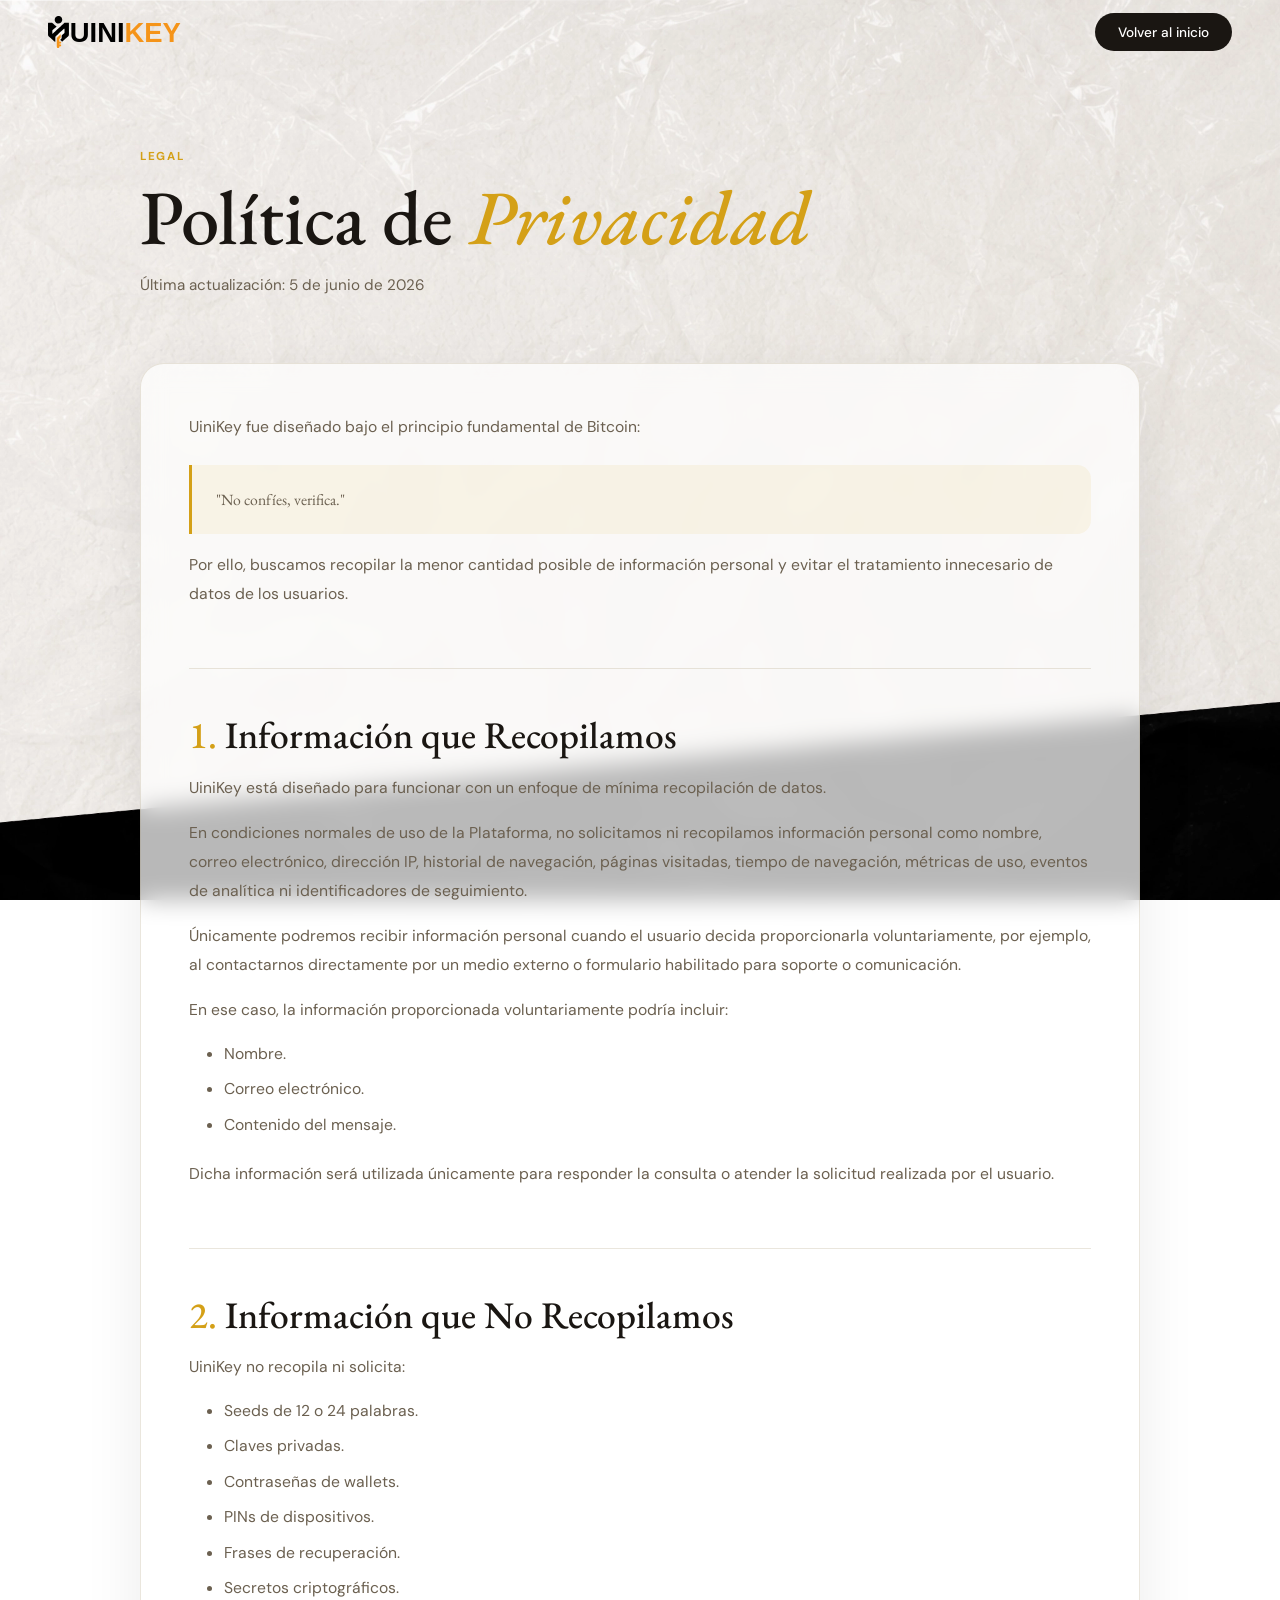
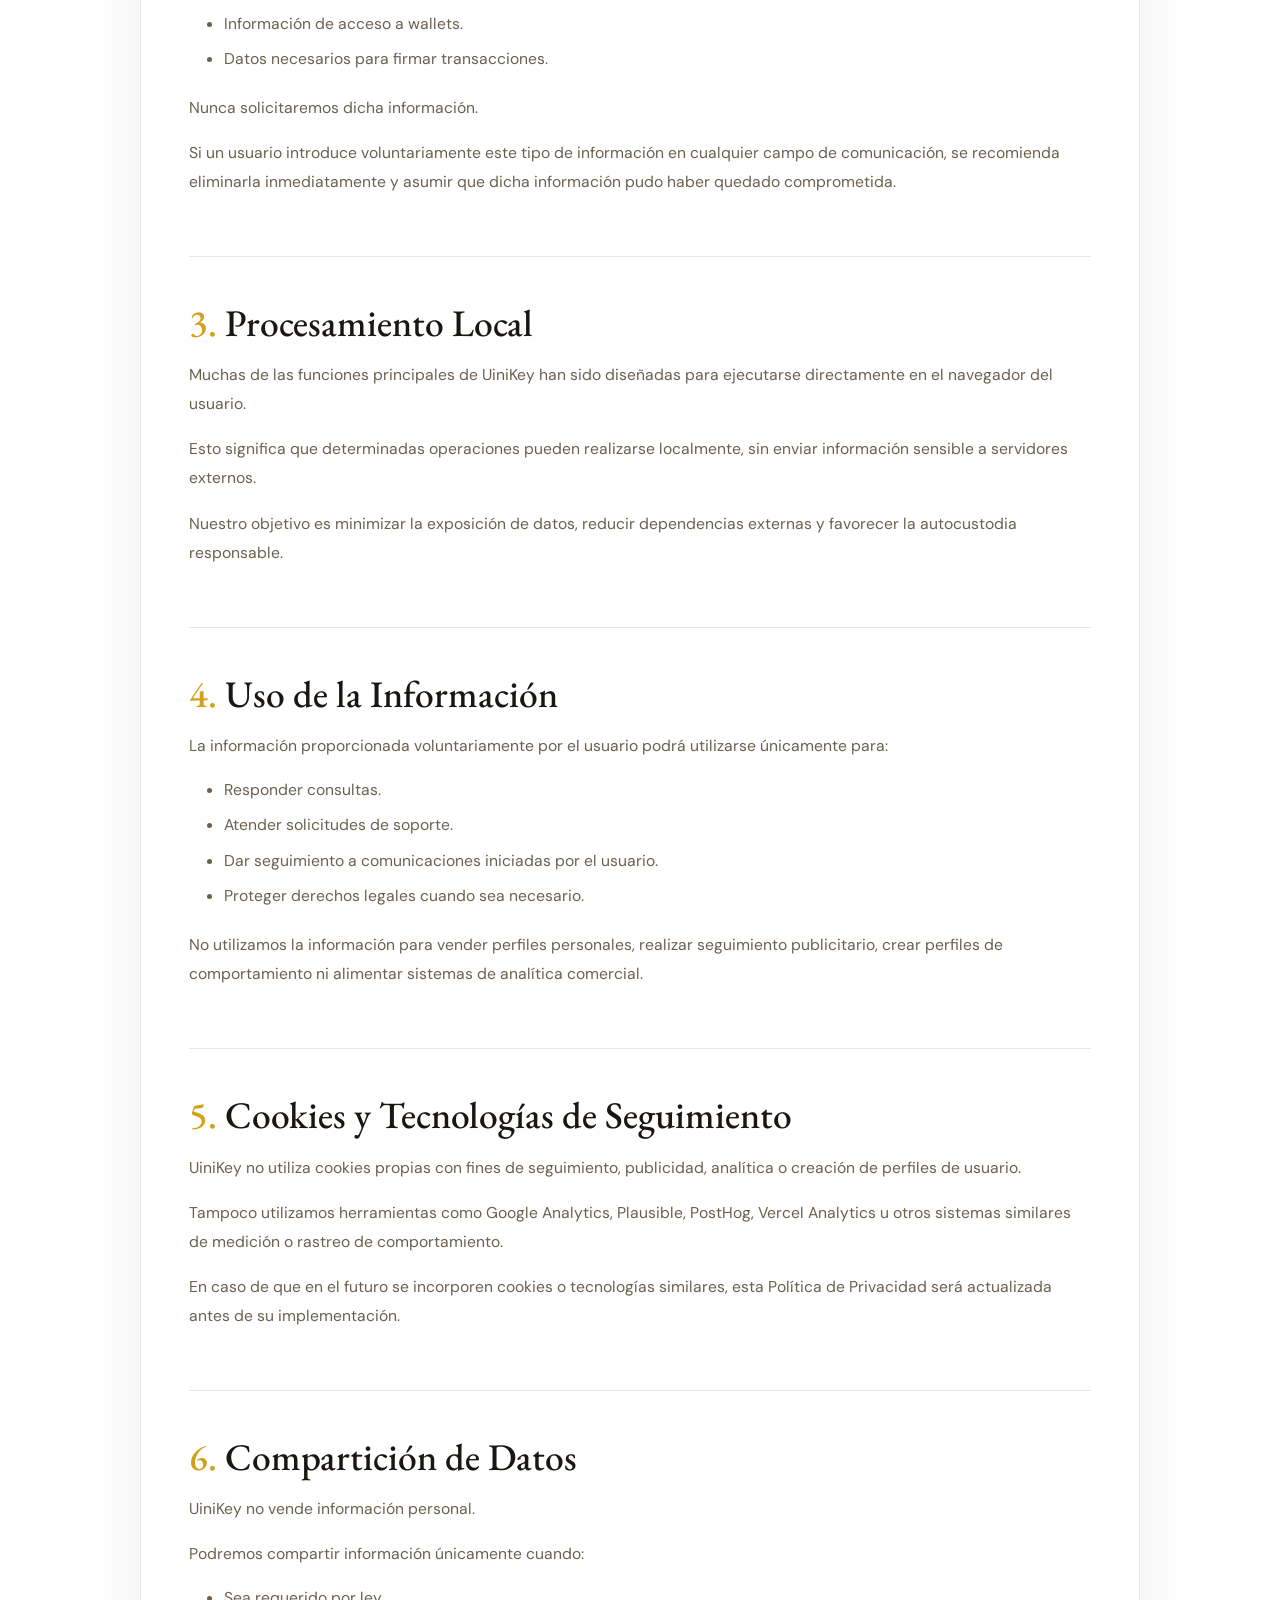
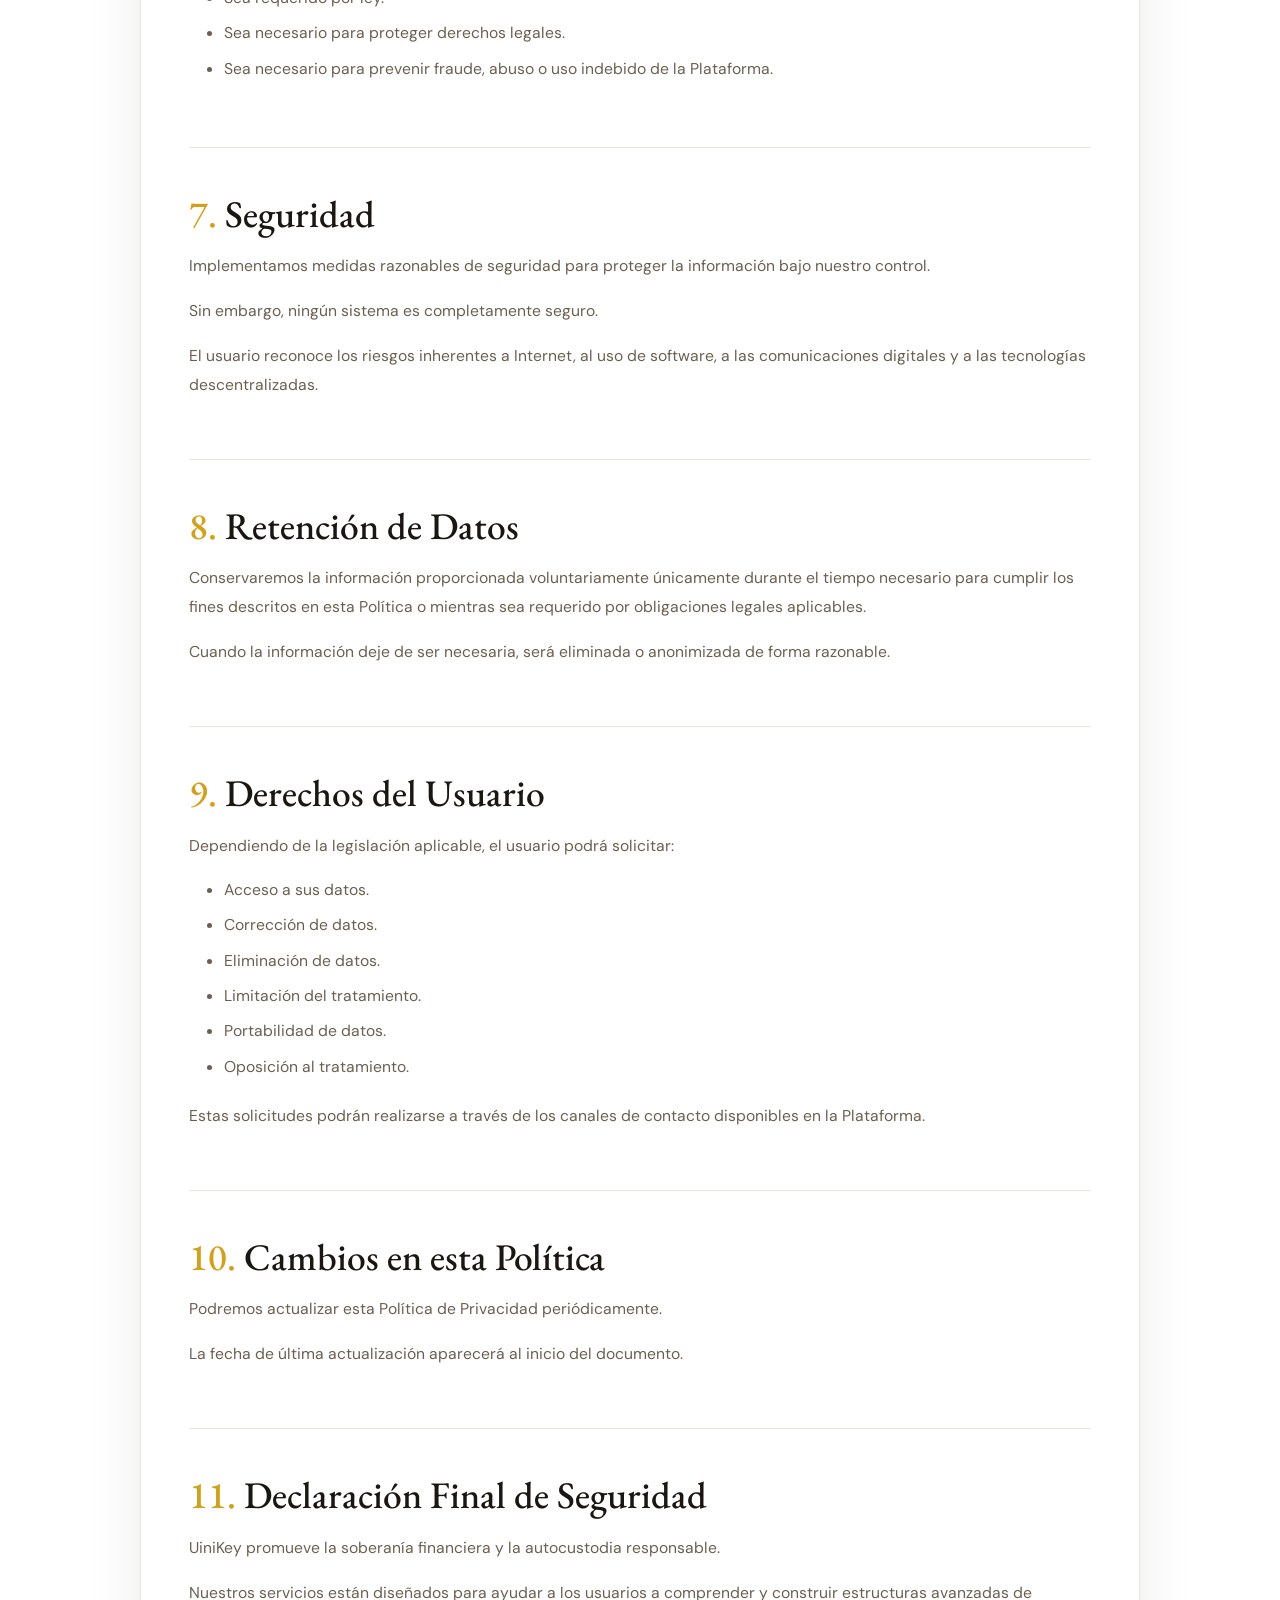
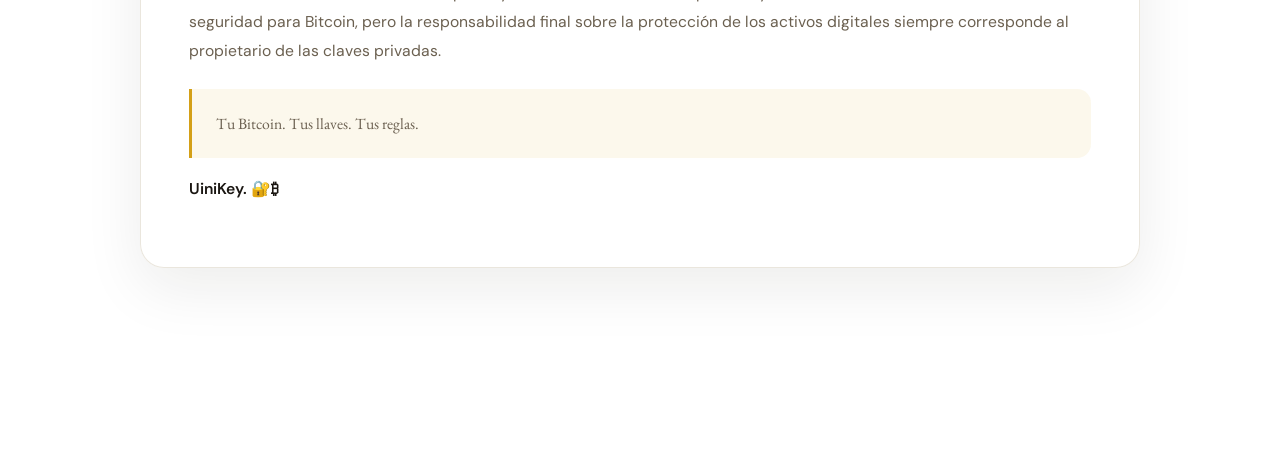
<file: privacidad.html>
<!DOCTYPE html>
<html lang="es">
<head>
  <meta charset="UTF-8" />
  <meta name="viewport" content="width=device-width, initial-scale=1.0" />
  <title>Política de Privacidad | UiniKey</title>

  <link rel="preconnect" href="https://fonts.googleapis.com" />
  <link rel="preconnect" href="https://fonts.gstatic.com" crossorigin />
  <link href="https://fonts.googleapis.com/css2?family=EB+Garamond:wght@400;500;600&family=DM+Sans:wght@300;400;500&display=swap" rel="stylesheet" />
  <link rel="icon" href="assets/isotopowhite.svg">
  <link rel="stylesheet" href="css/legal.css" />
</head>

<body>

  <nav class="legal-nav">
    <a href="/">
      <img src="assets/logodark.svg" alt="UiniKey" class="legal-logo" />
    </a>

    <a href="/" class="back-link">Volver al inicio</a>
  </nav>

  <main class="legal-page">
    <div class="legal-container">

      <header class="legal-hero">
        <span class="legal-label">LEGAL</span>
        <h1 class="legal-title">Política de <em>Privacidad</em></h1>
        <p class="legal-update">Última actualización: 5 de junio de 2026</p>
      </header>

      <div class="legal-card">

        <section class="legal-section">
          <p>UiniKey fue diseñado bajo el principio fundamental de Bitcoin:</p>

          <p class="legal-quote">"No confíes, verifica."</p>

          <p>Por ello, buscamos recopilar la menor cantidad posible de información personal y evitar el tratamiento innecesario de datos de los usuarios.</p>
        </section>

        <section class="legal-section">
          <h2><span>1.</span> Información que Recopilamos</h2>

          <p>UiniKey está diseñado para funcionar con un enfoque de mínima recopilación de datos.</p>

          <p>En condiciones normales de uso de la Plataforma, no solicitamos ni recopilamos información personal como nombre, correo electrónico, dirección IP, historial de navegación, páginas visitadas, tiempo de navegación, métricas de uso, eventos de analítica ni identificadores de seguimiento.</p>

          <p>Únicamente podremos recibir información personal cuando el usuario decida proporcionarla voluntariamente, por ejemplo, al contactarnos directamente por un medio externo o formulario habilitado para soporte o comunicación.</p>

          <p>En ese caso, la información proporcionada voluntariamente podría incluir:</p>

          <ul>
            <li>Nombre.</li>
            <li>Correo electrónico.</li>
            <li>Contenido del mensaje.</li>
          </ul>

          <p>Dicha información será utilizada únicamente para responder la consulta o atender la solicitud realizada por el usuario.</p>
        </section>

        <section class="legal-section">
          <h2><span>2.</span> Información que No Recopilamos</h2>

          <p>UiniKey no recopila ni solicita:</p>

          <ul>
            <li>Seeds de 12 o 24 palabras.</li>
            <li>Claves privadas.</li>
            <li>Contraseñas de wallets.</li>
            <li>PINs de dispositivos.</li>
            <li>Frases de recuperación.</li>
            <li>Secretos criptográficos.</li>
            <li>Información de acceso a wallets.</li>
            <li>Datos necesarios para firmar transacciones.</li>
          </ul>

          <p>Nunca solicitaremos dicha información.</p>

          <p>Si un usuario introduce voluntariamente este tipo de información en cualquier campo de comunicación, se recomienda eliminarla inmediatamente y asumir que dicha información pudo haber quedado comprometida.</p>
        </section>

        <section class="legal-section">
          <h2><span>3.</span> Procesamiento Local</h2>

          <p>Muchas de las funciones principales de UiniKey han sido diseñadas para ejecutarse directamente en el navegador del usuario.</p>

          <p>Esto significa que determinadas operaciones pueden realizarse localmente, sin enviar información sensible a servidores externos.</p>

          <p>Nuestro objetivo es minimizar la exposición de datos, reducir dependencias externas y favorecer la autocustodia responsable.</p>
        </section>

        <section class="legal-section">
          <h2><span>4.</span> Uso de la Información</h2>

          <p>La información proporcionada voluntariamente por el usuario podrá utilizarse únicamente para:</p>

          <ul>
            <li>Responder consultas.</li>
            <li>Atender solicitudes de soporte.</li>
            <li>Dar seguimiento a comunicaciones iniciadas por el usuario.</li>
            <li>Proteger derechos legales cuando sea necesario.</li>
          </ul>

          <p>No utilizamos la información para vender perfiles personales, realizar seguimiento publicitario, crear perfiles de comportamiento ni alimentar sistemas de analítica comercial.</p>
        </section>

        <section class="legal-section">
          <h2><span>5.</span> Cookies y Tecnologías de Seguimiento</h2>

          <p>UiniKey no utiliza cookies propias con fines de seguimiento, publicidad, analítica o creación de perfiles de usuario.</p>

          <p>Tampoco utilizamos herramientas como Google Analytics, Plausible, PostHog, Vercel Analytics u otros sistemas similares de medición o rastreo de comportamiento.</p>

          <p>En caso de que en el futuro se incorporen cookies o tecnologías similares, esta Política de Privacidad será actualizada antes de su implementación.</p>
        </section>

        <section class="legal-section">
          <h2><span>6.</span> Compartición de Datos</h2>

          <p>UiniKey no vende información personal.</p>

          <p>Podremos compartir información únicamente cuando:</p>

          <ul>
            <li>Sea requerido por ley.</li>
            <li>Sea necesario para proteger derechos legales.</li>
            <li>Sea necesario para prevenir fraude, abuso o uso indebido de la Plataforma.</li>
          </ul>
        </section>

        <section class="legal-section">
          <h2><span>7.</span> Seguridad</h2>

          <p>Implementamos medidas razonables de seguridad para proteger la información bajo nuestro control.</p>

          <p>Sin embargo, ningún sistema es completamente seguro.</p>

          <p>El usuario reconoce los riesgos inherentes a Internet, al uso de software, a las comunicaciones digitales y a las tecnologías descentralizadas.</p>
        </section>

        <section class="legal-section">
          <h2><span>8.</span> Retención de Datos</h2>

          <p>Conservaremos la información proporcionada voluntariamente únicamente durante el tiempo necesario para cumplir los fines descritos en esta Política o mientras sea requerido por obligaciones legales aplicables.</p>

          <p>Cuando la información deje de ser necesaria, será eliminada o anonimizada de forma razonable.</p>
        </section>

        <section class="legal-section">
          <h2><span>9.</span> Derechos del Usuario</h2>

          <p>Dependiendo de la legislación aplicable, el usuario podrá solicitar:</p>

          <ul>
            <li>Acceso a sus datos.</li>
            <li>Corrección de datos.</li>
            <li>Eliminación de datos.</li>
            <li>Limitación del tratamiento.</li>
            <li>Portabilidad de datos.</li>
            <li>Oposición al tratamiento.</li>
          </ul>

          <p>Estas solicitudes podrán realizarse a través de los canales de contacto disponibles en la Plataforma.</p>
        </section>

        <section class="legal-section">
          <h2><span>10.</span> Cambios en esta Política</h2>

          <p>Podremos actualizar esta Política de Privacidad periódicamente.</p>

          <p>La fecha de última actualización aparecerá al inicio del documento.</p>
        </section>

        <section class="legal-section">
          <h2><span>11.</span> Declaración Final de Seguridad</h2>

          <p>UiniKey promueve la soberanía financiera y la autocustodia responsable.</p>

          <p>Nuestros servicios están diseñados para ayudar a los usuarios a comprender y construir estructuras avanzadas de seguridad para Bitcoin, pero la responsabilidad final sobre la protección de los activos digitales siempre corresponde al propietario de las claves privadas.</p>

          <p class="legal-quote">Tu Bitcoin. Tus llaves. Tus reglas.</p>

          <p><strong>UiniKey. 🔐₿</strong></p>
        </section>

      </div>
    </div>
  </main>

  <footer class="legal-footer">
    © 2026 UiniKey. Todos los derechos reservados.
  </footer>

</body>
</html>
</file>
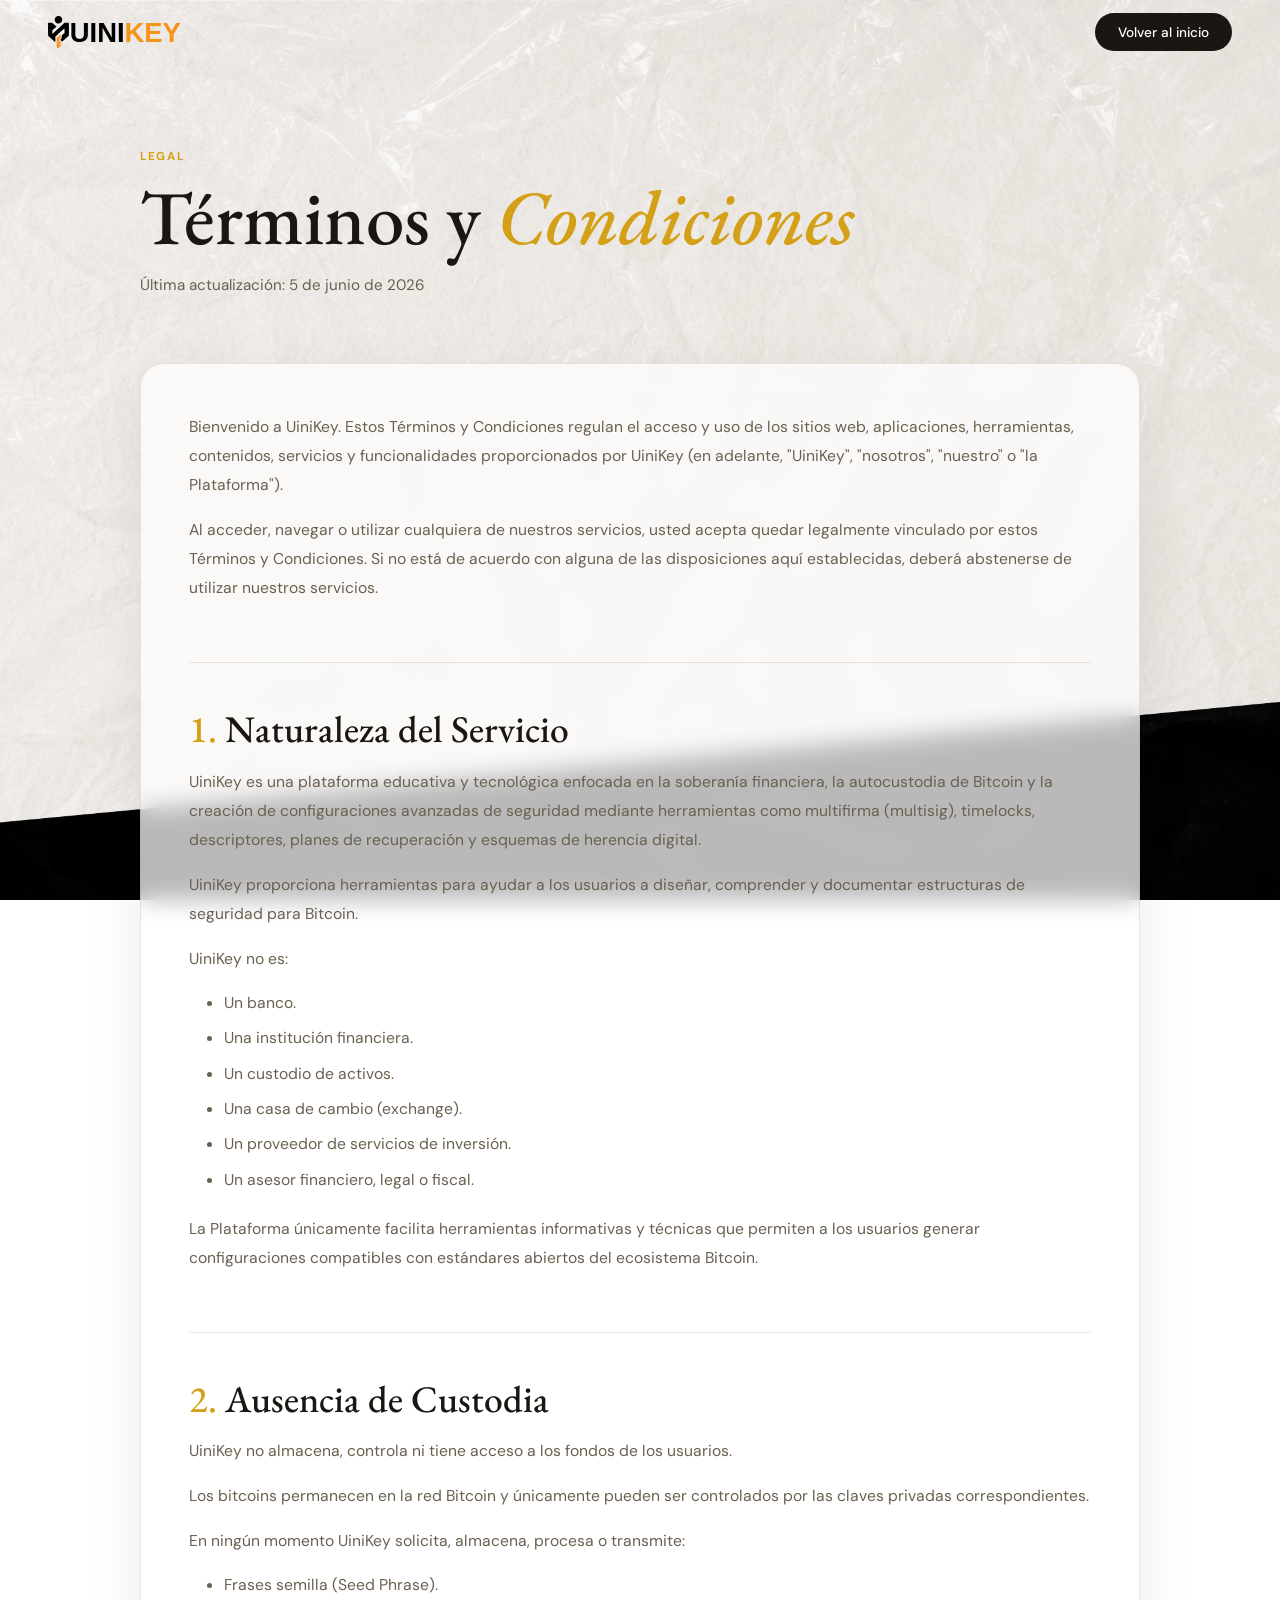
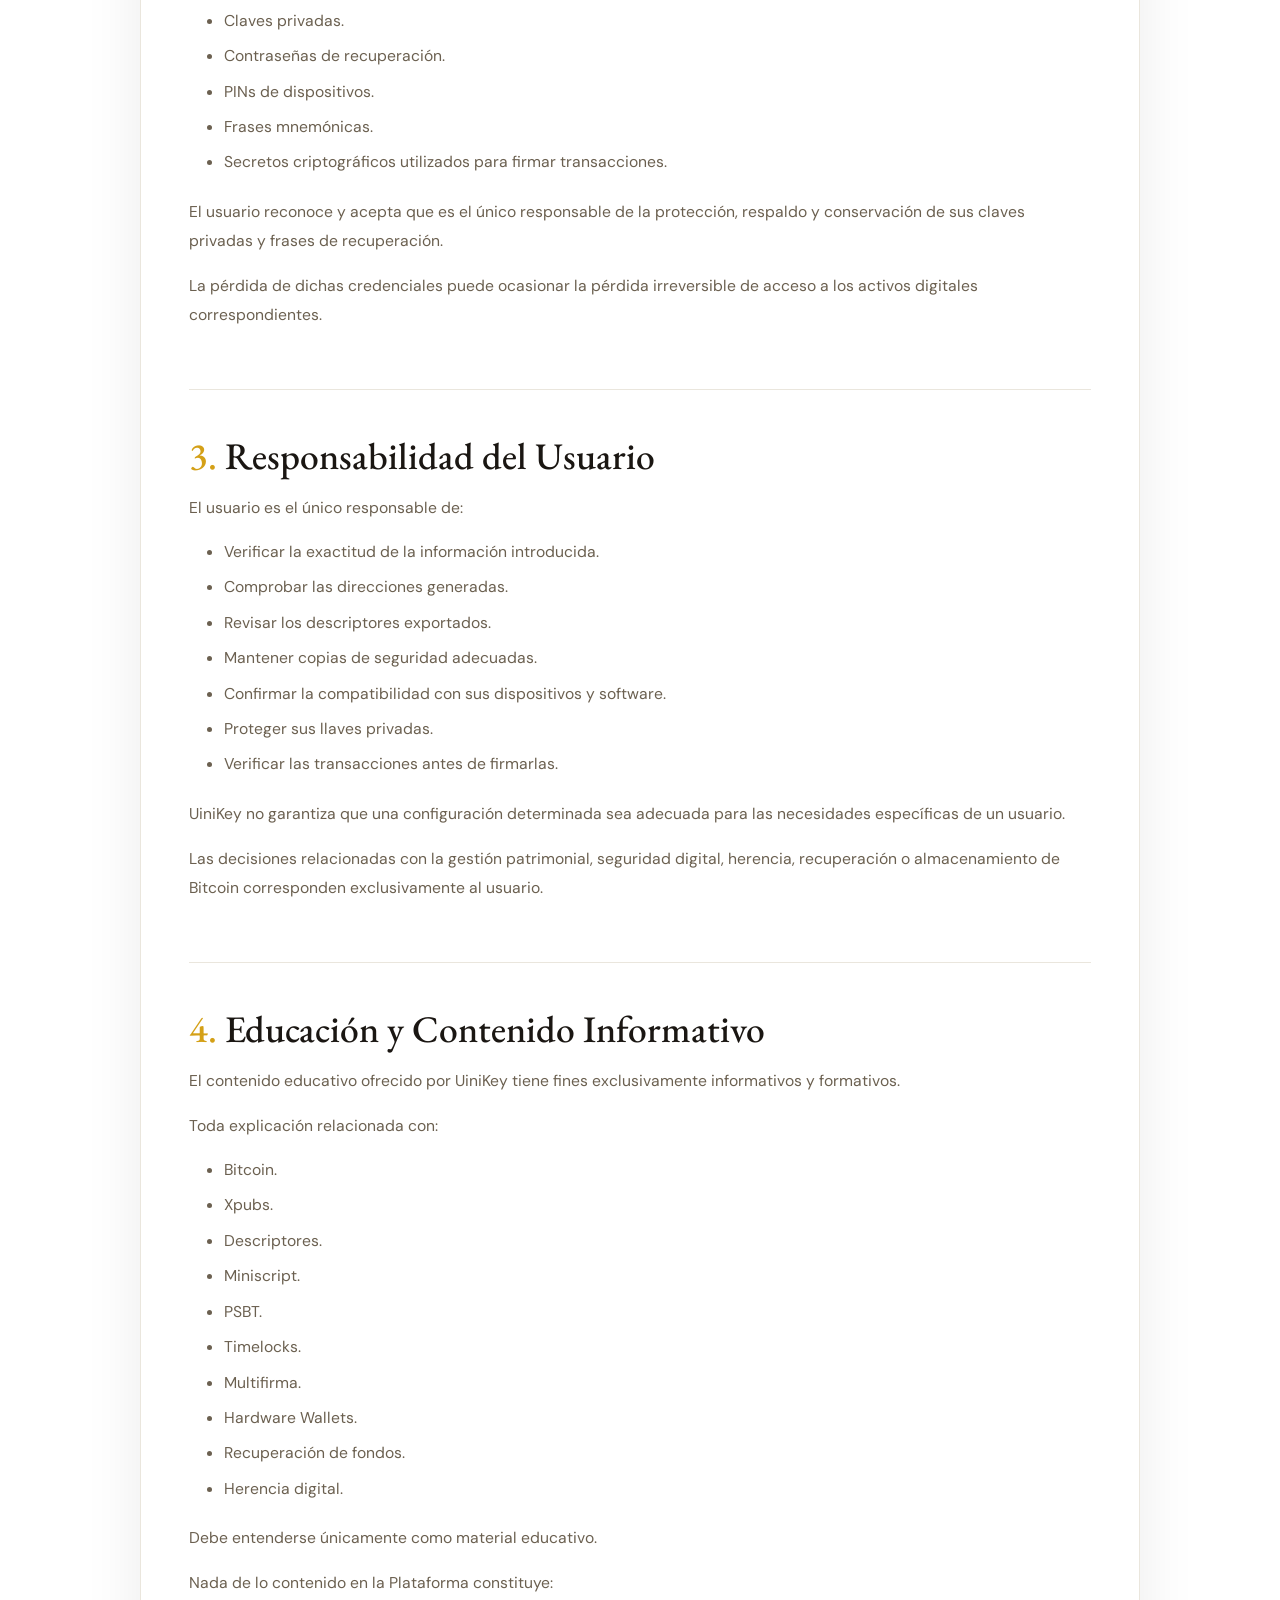
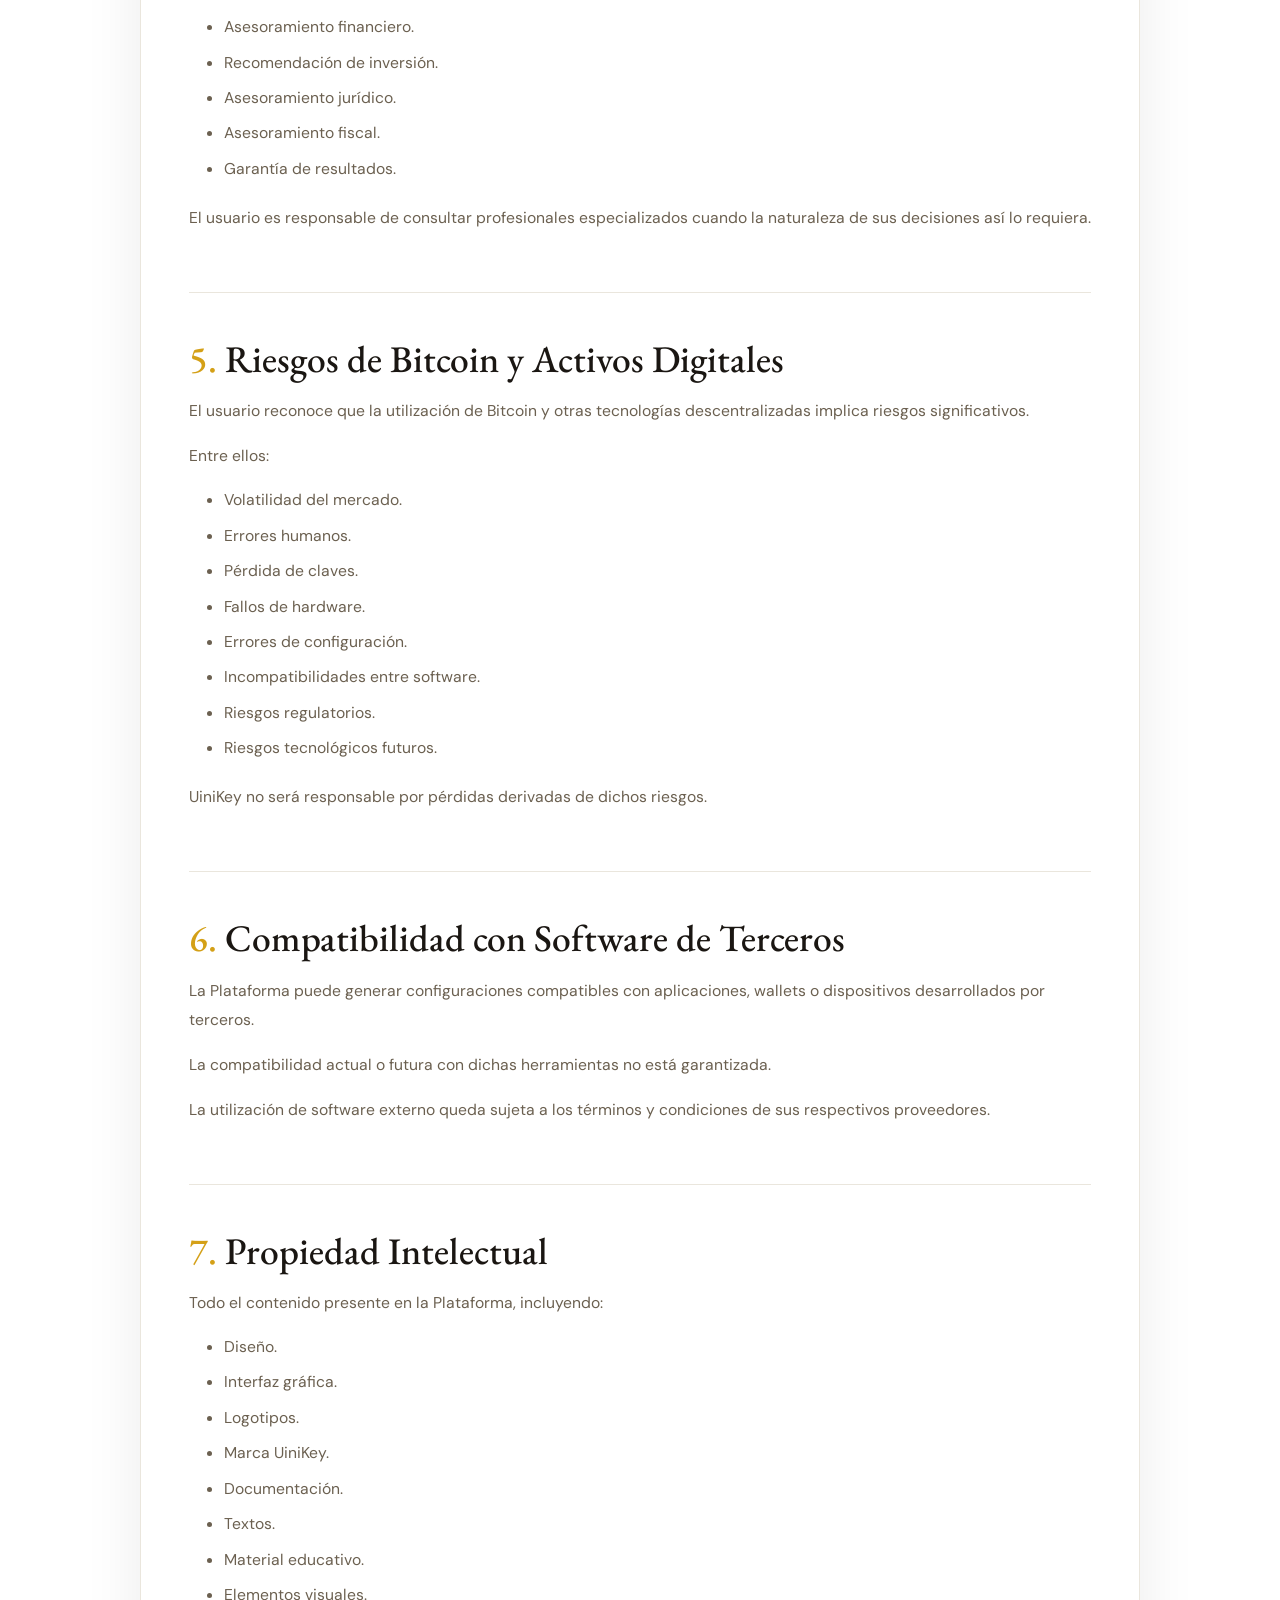
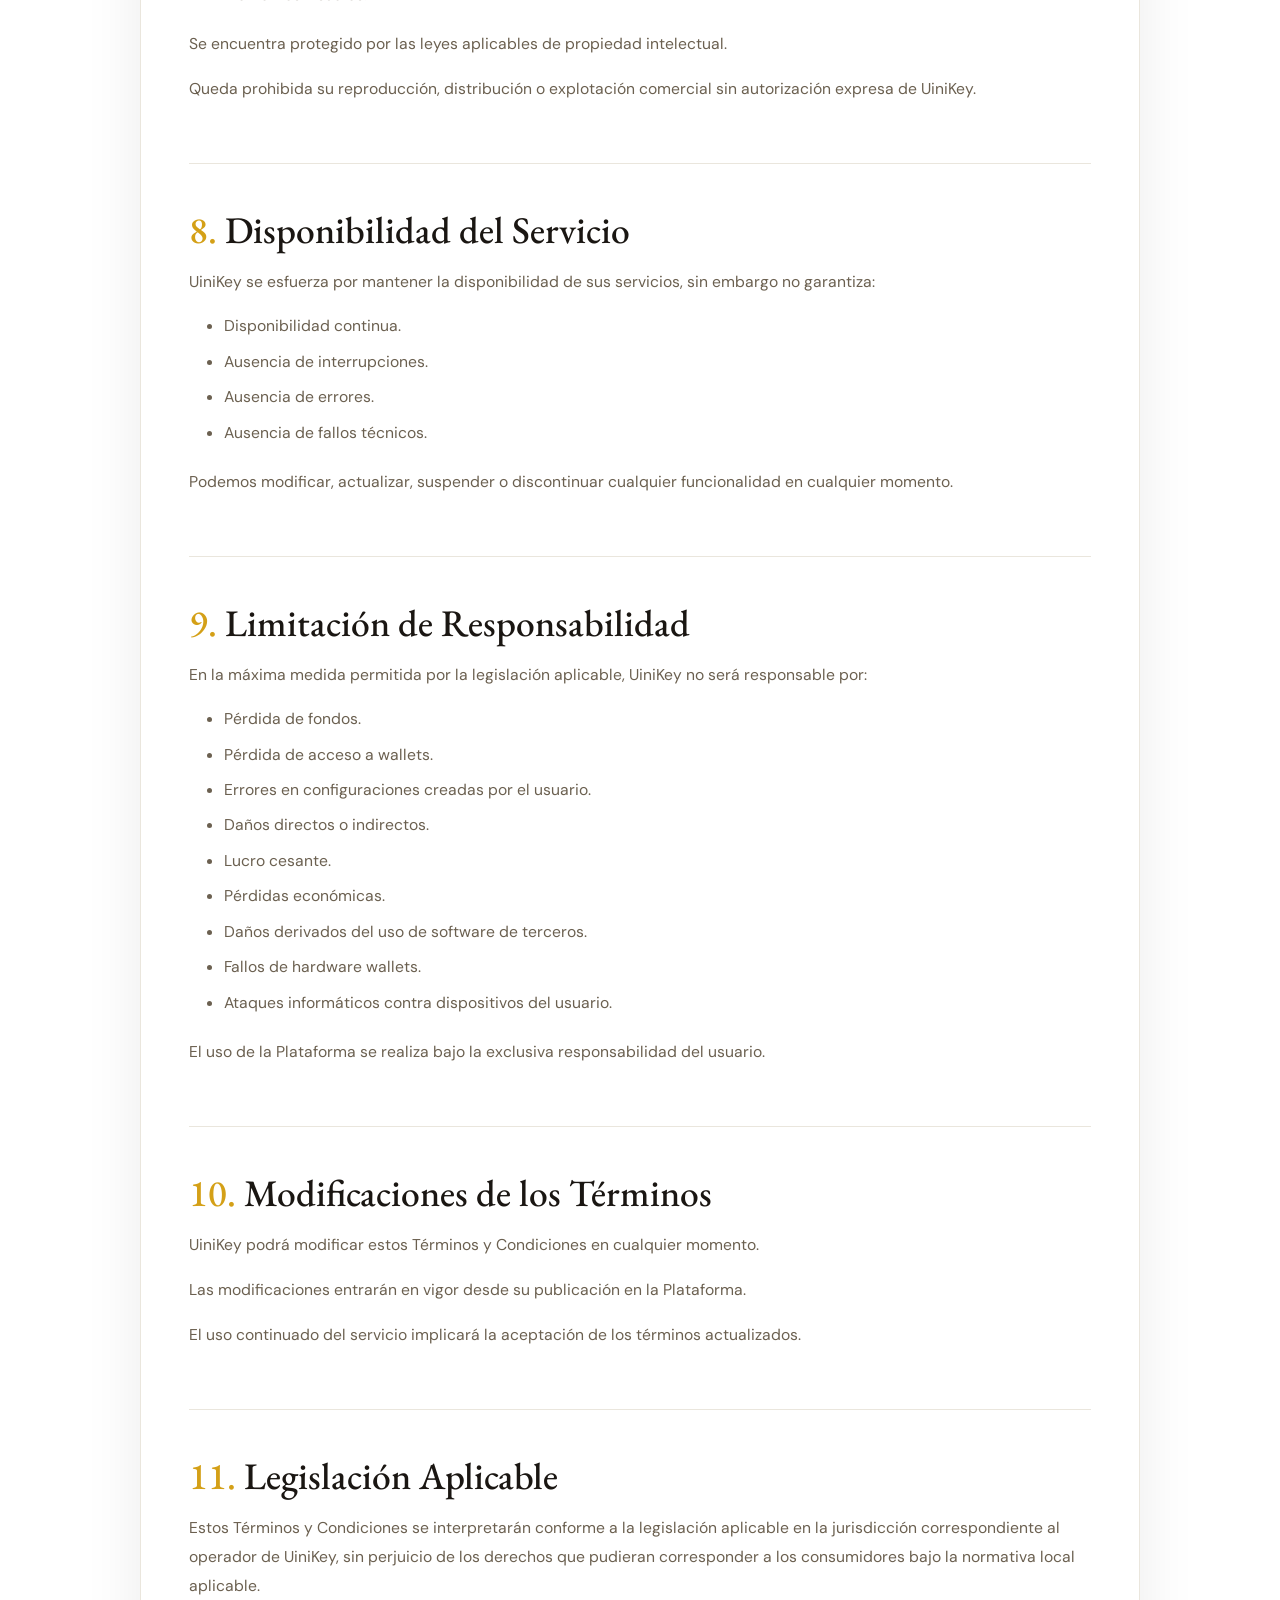
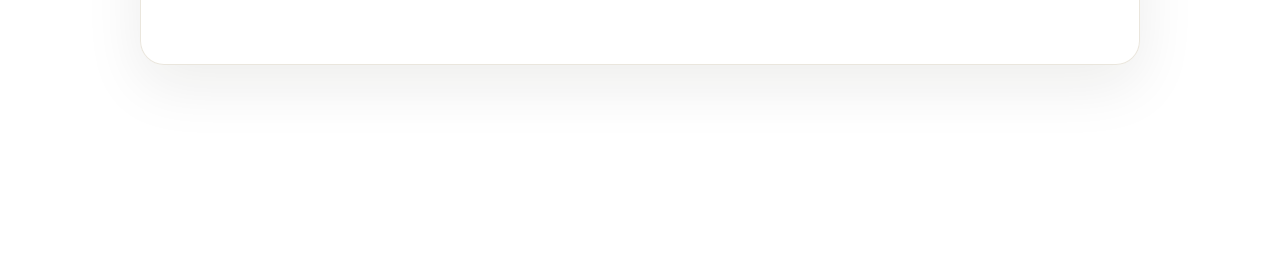
<file: terminos.html>
<!DOCTYPE html>
<html lang="es">
<head>
  <meta charset="UTF-8" />
  <meta name="viewport" content="width=device-width, initial-scale=1.0" />
  <title>Términos y Condiciones | UiniKey</title>

  <link rel="preconnect" href="https://fonts.googleapis.com" />
  <link rel="preconnect" href="https://fonts.gstatic.com" crossorigin />
  <link href="https://fonts.googleapis.com/css2?family=EB+Garamond:wght@400;500;600&family=DM+Sans:wght@300;400;500&display=swap" rel="stylesheet" />
  <link rel="icon" href="assets/isotopowhite.svg">
  <link rel="stylesheet" href="css/legal.css" />
</head>

<body>

  <nav class="legal-nav">
    <a href="/">
      <img src="assets/logodark.svg" alt="UiniKey" class="legal-logo" />
    </a>

    <a href="/" class="back-link">Volver al inicio</a>
  </nav>

  <main class="legal-page">
    <div class="legal-container">

      <header class="legal-hero">
        <span class="legal-label">LEGAL</span>
        <h1 class="legal-title">Términos y <em>Condiciones</em></h1>
        <p class="legal-update">Última actualización: 5 de junio de 2026</p>
      </header>

      <div class="legal-card">

        <section class="legal-section">
          <p>Bienvenido a UiniKey. Estos Términos y Condiciones regulan el acceso y uso de los sitios web, aplicaciones, herramientas, contenidos, servicios y funcionalidades proporcionados por UiniKey (en adelante, "UiniKey", "nosotros", "nuestro" o "la Plataforma").</p>

          <p>Al acceder, navegar o utilizar cualquiera de nuestros servicios, usted acepta quedar legalmente vinculado por estos Términos y Condiciones. Si no está de acuerdo con alguna de las disposiciones aquí establecidas, deberá abstenerse de utilizar nuestros servicios.</p>
        </section>

        <section class="legal-section">
          <h2><span>1.</span> Naturaleza del Servicio</h2>

          <p>UiniKey es una plataforma educativa y tecnológica enfocada en la soberanía financiera, la autocustodia de Bitcoin y la creación de configuraciones avanzadas de seguridad mediante herramientas como multifirma (multisig), timelocks, descriptores, planes de recuperación y esquemas de herencia digital.</p>

          <p>UiniKey proporciona herramientas para ayudar a los usuarios a diseñar, comprender y documentar estructuras de seguridad para Bitcoin.</p>

          <p>UiniKey no es:</p>

          <ul>
            <li>Un banco.</li>
            <li>Una institución financiera.</li>
            <li>Un custodio de activos.</li>
            <li>Una casa de cambio (exchange).</li>
            <li>Un proveedor de servicios de inversión.</li>
            <li>Un asesor financiero, legal o fiscal.</li>
          </ul>

          <p>La Plataforma únicamente facilita herramientas informativas y técnicas que permiten a los usuarios generar configuraciones compatibles con estándares abiertos del ecosistema Bitcoin.</p>
        </section>

        <section class="legal-section">
          <h2><span>2.</span> Ausencia de Custodia</h2>

          <p>UiniKey no almacena, controla ni tiene acceso a los fondos de los usuarios.</p>

          <p>Los bitcoins permanecen en la red Bitcoin y únicamente pueden ser controlados por las claves privadas correspondientes.</p>

          <p>En ningún momento UiniKey solicita, almacena, procesa o transmite:</p>

          <ul>
            <li>Frases semilla (Seed Phrase).</li>
            <li>Claves privadas.</li>
            <li>Contraseñas de recuperación.</li>
            <li>PINs de dispositivos.</li>
            <li>Frases mnemónicas.</li>
            <li>Secretos criptográficos utilizados para firmar transacciones.</li>
          </ul>

          <p>El usuario reconoce y acepta que es el único responsable de la protección, respaldo y conservación de sus claves privadas y frases de recuperación.</p>

          <p>La pérdida de dichas credenciales puede ocasionar la pérdida irreversible de acceso a los activos digitales correspondientes.</p>
        </section>

        <section class="legal-section">
          <h2><span>3.</span> Responsabilidad del Usuario</h2>

          <p>El usuario es el único responsable de:</p>

          <ul>
            <li>Verificar la exactitud de la información introducida.</li>
            <li>Comprobar las direcciones generadas.</li>
            <li>Revisar los descriptores exportados.</li>
            <li>Mantener copias de seguridad adecuadas.</li>
            <li>Confirmar la compatibilidad con sus dispositivos y software.</li>
            <li>Proteger sus llaves privadas.</li>
            <li>Verificar las transacciones antes de firmarlas.</li>
          </ul>

          <p>UiniKey no garantiza que una configuración determinada sea adecuada para las necesidades específicas de un usuario.</p>

          <p>Las decisiones relacionadas con la gestión patrimonial, seguridad digital, herencia, recuperación o almacenamiento de Bitcoin corresponden exclusivamente al usuario.</p>
        </section>

        <section class="legal-section">
          <h2><span>4.</span> Educación y Contenido Informativo</h2>

          <p>El contenido educativo ofrecido por UiniKey tiene fines exclusivamente informativos y formativos.</p>

          <p>Toda explicación relacionada con:</p>

          <ul>
            <li>Bitcoin.</li>
            <li>Xpubs.</li>
            <li>Descriptores.</li>
            <li>Miniscript.</li>
            <li>PSBT.</li>
            <li>Timelocks.</li>
            <li>Multifirma.</li>
            <li>Hardware Wallets.</li>
            <li>Recuperación de fondos.</li>
            <li>Herencia digital.</li>
          </ul>

          <p>Debe entenderse únicamente como material educativo.</p>

          <p>Nada de lo contenido en la Plataforma constituye:</p>

          <ul>
            <li>Asesoramiento financiero.</li>
            <li>Recomendación de inversión.</li>
            <li>Asesoramiento jurídico.</li>
            <li>Asesoramiento fiscal.</li>
            <li>Garantía de resultados.</li>
          </ul>

          <p>El usuario es responsable de consultar profesionales especializados cuando la naturaleza de sus decisiones así lo requiera.</p>
        </section>

        <section class="legal-section">
          <h2><span>5.</span> Riesgos de Bitcoin y Activos Digitales</h2>

          <p>El usuario reconoce que la utilización de Bitcoin y otras tecnologías descentralizadas implica riesgos significativos.</p>

          <p>Entre ellos:</p>

          <ul>
            <li>Volatilidad del mercado.</li>
            <li>Errores humanos.</li>
            <li>Pérdida de claves.</li>
            <li>Fallos de hardware.</li>
            <li>Errores de configuración.</li>
            <li>Incompatibilidades entre software.</li>
            <li>Riesgos regulatorios.</li>
            <li>Riesgos tecnológicos futuros.</li>
          </ul>

          <p>UiniKey no será responsable por pérdidas derivadas de dichos riesgos.</p>
        </section>

        <section class="legal-section">
          <h2><span>6.</span> Compatibilidad con Software de Terceros</h2>

          <p>La Plataforma puede generar configuraciones compatibles con aplicaciones, wallets o dispositivos desarrollados por terceros.</p>

          <p>La compatibilidad actual o futura con dichas herramientas no está garantizada.</p>

          <p>La utilización de software externo queda sujeta a los términos y condiciones de sus respectivos proveedores.</p>
        </section>

        <section class="legal-section">
          <h2><span>7.</span> Propiedad Intelectual</h2>

          <p>Todo el contenido presente en la Plataforma, incluyendo:</p>

          <ul>
            <li>Diseño.</li>
            <li>Interfaz gráfica.</li>
            <li>Logotipos.</li>
            <li>Marca UiniKey.</li>
            <li>Documentación.</li>
            <li>Textos.</li>
            <li>Material educativo.</li>
            <li>Elementos visuales.</li>
          </ul>

          <p>Se encuentra protegido por las leyes aplicables de propiedad intelectual.</p>

          <p>Queda prohibida su reproducción, distribución o explotación comercial sin autorización expresa de UiniKey.</p>
        </section>

        <section class="legal-section">
          <h2><span>8.</span> Disponibilidad del Servicio</h2>

          <p>UiniKey se esfuerza por mantener la disponibilidad de sus servicios, sin embargo no garantiza:</p>

          <ul>
            <li>Disponibilidad continua.</li>
            <li>Ausencia de interrupciones.</li>
            <li>Ausencia de errores.</li>
            <li>Ausencia de fallos técnicos.</li>
          </ul>

          <p>Podemos modificar, actualizar, suspender o discontinuar cualquier funcionalidad en cualquier momento.</p>
        </section>

        <section class="legal-section">
          <h2><span>9.</span> Limitación de Responsabilidad</h2>

          <p>En la máxima medida permitida por la legislación aplicable, UiniKey no será responsable por:</p>

          <ul>
            <li>Pérdida de fondos.</li>
            <li>Pérdida de acceso a wallets.</li>
            <li>Errores en configuraciones creadas por el usuario.</li>
            <li>Daños directos o indirectos.</li>
            <li>Lucro cesante.</li>
            <li>Pérdidas económicas.</li>
            <li>Daños derivados del uso de software de terceros.</li>
            <li>Fallos de hardware wallets.</li>
            <li>Ataques informáticos contra dispositivos del usuario.</li>
          </ul>

          <p>El uso de la Plataforma se realiza bajo la exclusiva responsabilidad del usuario.</p>
        </section>

        <section class="legal-section">
          <h2><span>10.</span> Modificaciones de los Términos</h2>

          <p>UiniKey podrá modificar estos Términos y Condiciones en cualquier momento.</p>

          <p>Las modificaciones entrarán en vigor desde su publicación en la Plataforma.</p>

          <p>El uso continuado del servicio implicará la aceptación de los términos actualizados.</p>
        </section>

        <section class="legal-section">
          <h2><span>11.</span> Legislación Aplicable</h2>

          <p>Estos Términos y Condiciones se interpretarán conforme a la legislación aplicable en la jurisdicción correspondiente al operador de UiniKey, sin perjuicio de los derechos que pudieran corresponder a los consumidores bajo la normativa local aplicable.</p>
        </section>

      </div>
    </div>
  </main>

  <footer class="legal-footer">
    © 2026 UiniKey. Todos los derechos reservados.
  </footer>

</body>
</html>
</file>
<file: css/legal.css>
*, *::before, *::after {
  box-sizing: border-box;
  margin: 0;
  padding: 0;
}

:root {
  --gold: #D4A017;
  --gold-light: #F0B429;
  --ink: #1a1612;
  --text-muted: #6b6050;
  --font-display: 'EB Garamond', Georgia, serif;
  --font-body: 'DM Sans', sans-serif;
}

html {
  scroll-behavior: smooth;
}

body {
  min-height: 100vh;
  color: var(--ink);
  font-family: var(--font-body);
  background-image: url('../assets/fondo.webp');
  background-size: cover;
  background-position: center;
  background-attachment: fixed;
  overflow-x: hidden;
}

/* NAV LEGAL */
.legal-nav {
  width: 100%;
  height: 64px;
  padding: 0 3rem;
  display: flex;
  align-items: center;
  justify-content: space-between;
}

.legal-logo {
  height: 32px;
  width: auto;
  display: block;
}

.back-link {
  display: inline-flex;
  align-items: center;
  gap: 8px;
  background: var(--ink);
  color: #fff;
  border-radius: 99px;
  padding: 0.65rem 1.45rem;
  font-size: 0.85rem;
  font-weight: 500;
  text-decoration: none;
  transition: background 0.25s ease, transform 0.25s ease;
}

.back-link:hover {
  background: #2e2820;
  transform: translateY(-2px);
}

/* CONTENIDO */
.legal-page {
  padding: 5rem 3rem 7rem;
}

.legal-container {
  max-width: 1000px;
  margin: 0 auto;
}

.legal-hero {
  margin-bottom: 4rem;
}

.legal-label {
  display: inline-block;
  margin-bottom: 0.8rem;
  font-size: 0.72rem;
  letter-spacing: 0.15em;
  text-transform: uppercase;
  color: var(--gold);
  font-weight: 700;
}

.legal-title {
  font-family: var(--font-display);
  font-size: clamp(3rem, 6vw, 5rem);
  font-weight: 500;
  line-height: 1.05;
  color: var(--ink);
  margin-bottom: 1rem;
}

.legal-title em {
  color: var(--gold);
  font-style: italic;
}

.legal-update {
  color: var(--text-muted);
  font-size: 0.95rem;
  line-height: 1.7;
}

/* TARJETA */
.legal-card {
  background: rgba(255, 255, 255, 0.72);
  border: 0.5px solid rgba(160, 140, 100, 0.22);
  border-radius: 24px;
  padding: 3rem;
  backdrop-filter: blur(12px);
  box-shadow: 0 20px 60px rgba(26, 22, 18, 0.08);
}

/* SECCIONES */
.legal-section {
  padding-bottom: 2.75rem;
  margin-bottom: 2.75rem;
  border-bottom: 0.5px solid rgba(160, 140, 100, 0.22);
}

.legal-section:last-child {
  padding-bottom: 0;
  margin-bottom: 0;
  border-bottom: none;
}

.legal-section h2 {
  font-family: var(--font-display);
  font-size: clamp(1.8rem, 3vw, 2.35rem);
  font-weight: 500;
  color: var(--ink);
  line-height: 1.15;
  margin-bottom: 1rem;
}

.legal-section h2 span {
  color: var(--gold);
}

.legal-section h3 {
  font-size: 0.95rem;
  text-transform: uppercase;
  letter-spacing: 0.08em;
  color: var(--gold);
  margin: 1.5rem 0 0.75rem;
}

.legal-section p {
  color: var(--text-muted);
  font-size: 0.98rem;
  line-height: 1.85;
  margin-bottom: 1rem;
}

.legal-section ul {
  margin: 1rem 0 1.25rem 1.2rem;
  padding-left: 1rem;
}

.legal-section li {
  color: var(--text-muted);
  font-size: 0.98rem;
  line-height: 1.8;
  margin-bottom: 0.45rem;
}

.legal-section strong {
  color: var(--ink);
  font-weight: 600;
}

.legal-quote {
  margin: 1.5rem 0;
  padding: 1.25rem 1.5rem;
  border-left: 3px solid var(--gold);
  background: rgba(212, 160, 23, 0.08);
  border-radius: 0 14px 14px 0;
  font-family: var(--font-display);
  font-size: 1.45rem;
  color: var(--ink);
}

/* FOOTER SIMPLE */
.legal-footer {
  color: rgba(255, 255, 255, 0.42);
  padding: 2rem 3rem;
  text-align: center;
  font-size: 0.78rem;
}

/* RESPONSIVE */
@media (max-width: 860px) {
  .legal-nav {
    padding: 0 1.5rem;
  }

  .legal-page {
    padding: 4rem 1.5rem 5rem;
  }

  .legal-card {
    padding: 2rem 1.4rem;
    border-radius: 20px;
  }

  .legal-title {
    font-size: clamp(2.6rem, 12vw, 4rem);
  }

  .back-link {
    padding: 0.55rem 1rem;
    font-size: 0.78rem;
  }
}

@media (max-width: 480px) {
  .legal-nav {
    height: auto;
    padding-top: 1.3rem;
    padding-bottom: 1.3rem;
    flex-direction: column;
    gap: 1rem;
  }

  .legal-page {
    padding-top: 2.5rem;
  }

  .legal-section h2 {
    font-size: 1.65rem;
  }

  .legal-quote {
    font-size: 1.25rem;
  }
}

.legal-nav,
.legal-hero,
.legal-card {
    opacity: 0;
    transform: translateY(30px);
}

.legal-nav {
    animation: fadeUp 1s cubic-bezier(.22,1,.36,1) forwards;
}

.legal-hero {
    animation: fadeUp 1s cubic-bezier(.22,1,.36,1) .15s forwards;
}

.legal-card {
    animation: fadeUp 1s cubic-bezier(.22,1,.36,1) .3s forwards;
}

@keyframes fadeUp {

    from {
        opacity: 0;
        transform: translateY(30px);
    }

    to {
        opacity: 1;
        transform: translateY(0);
    }

}
</file>
